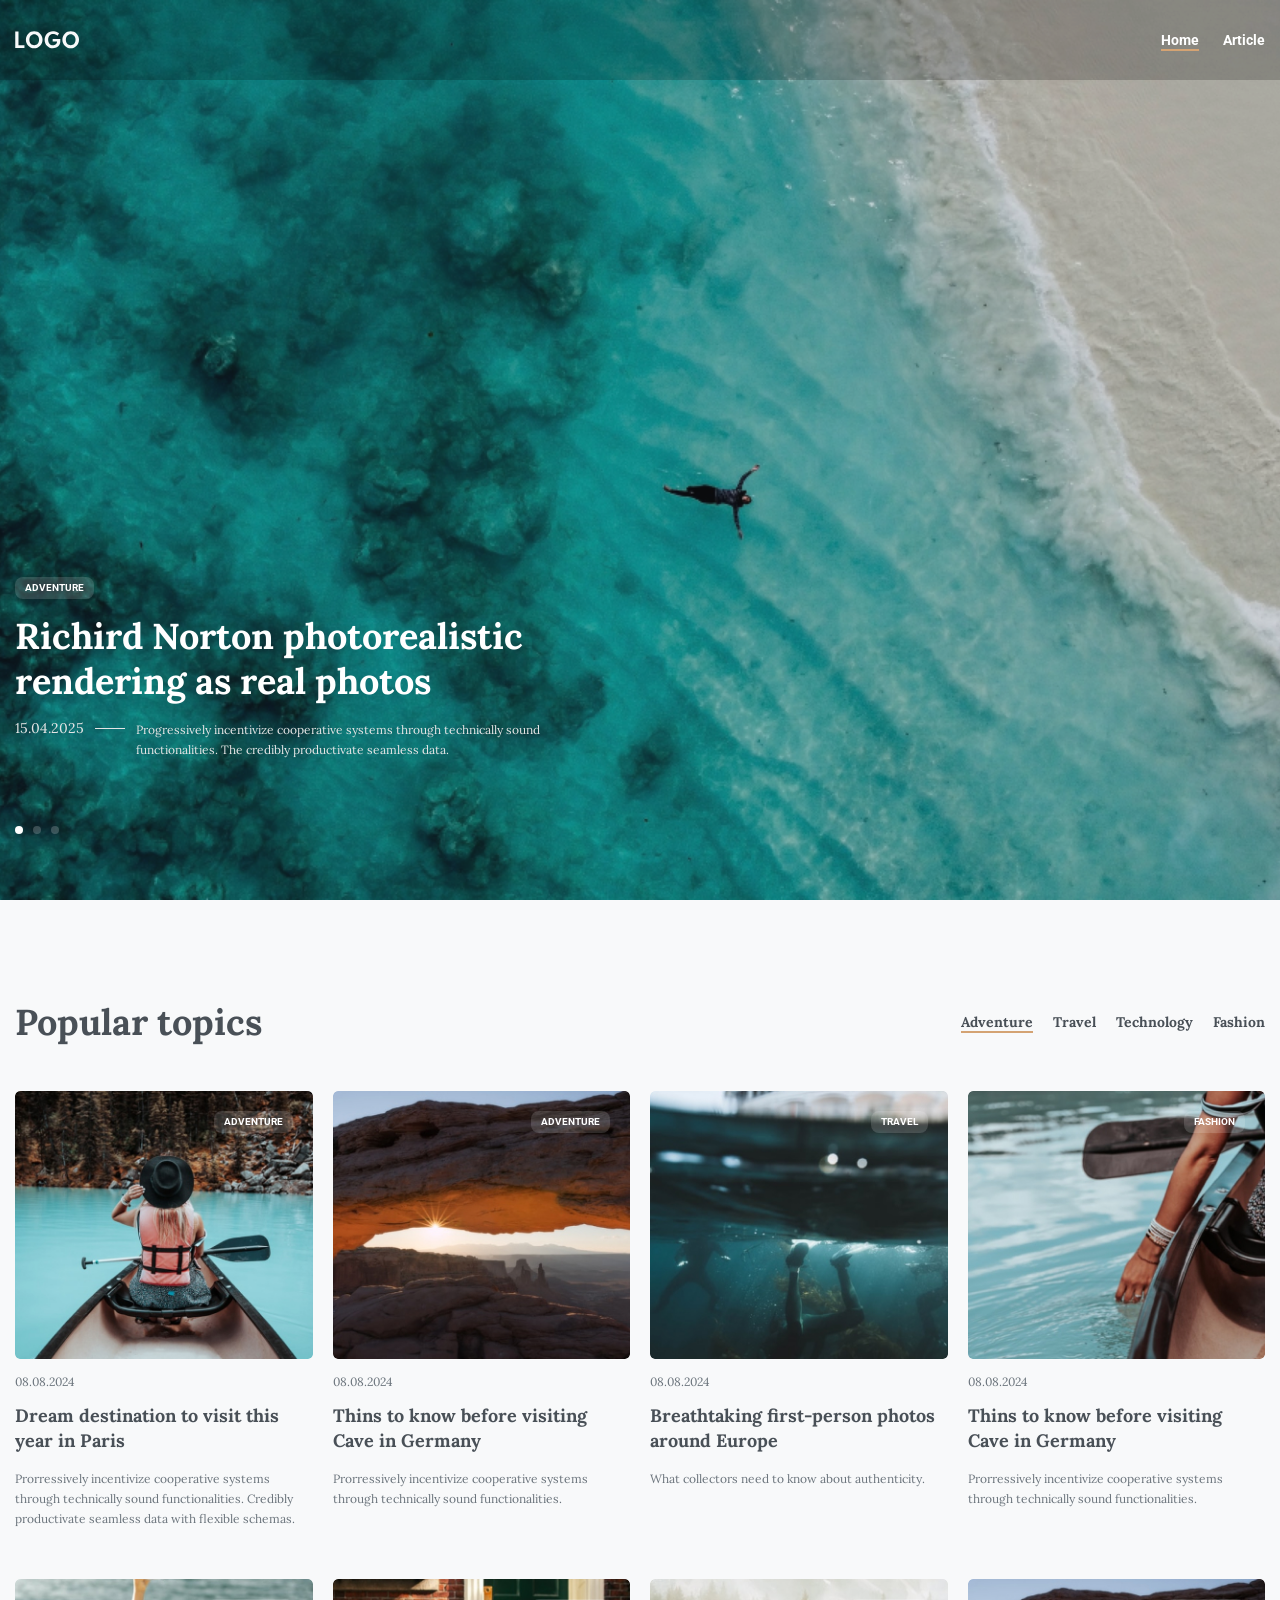
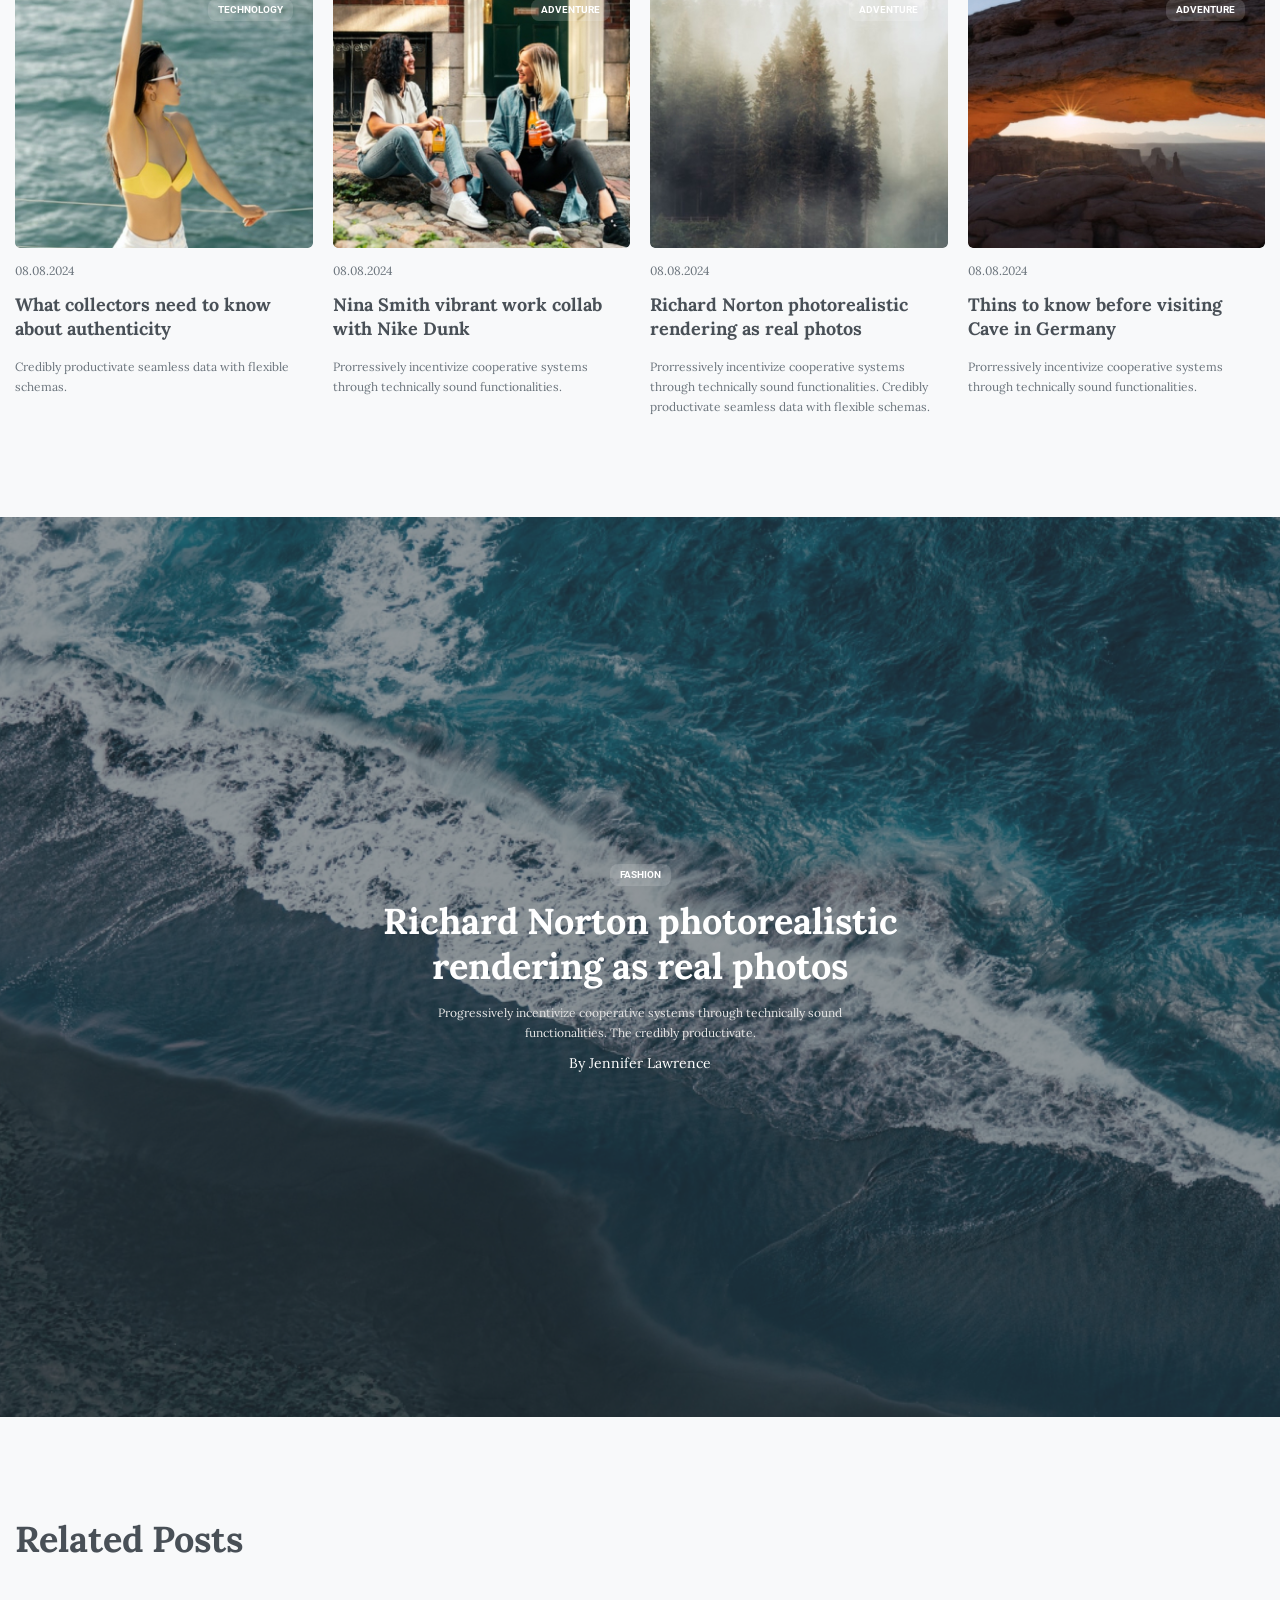
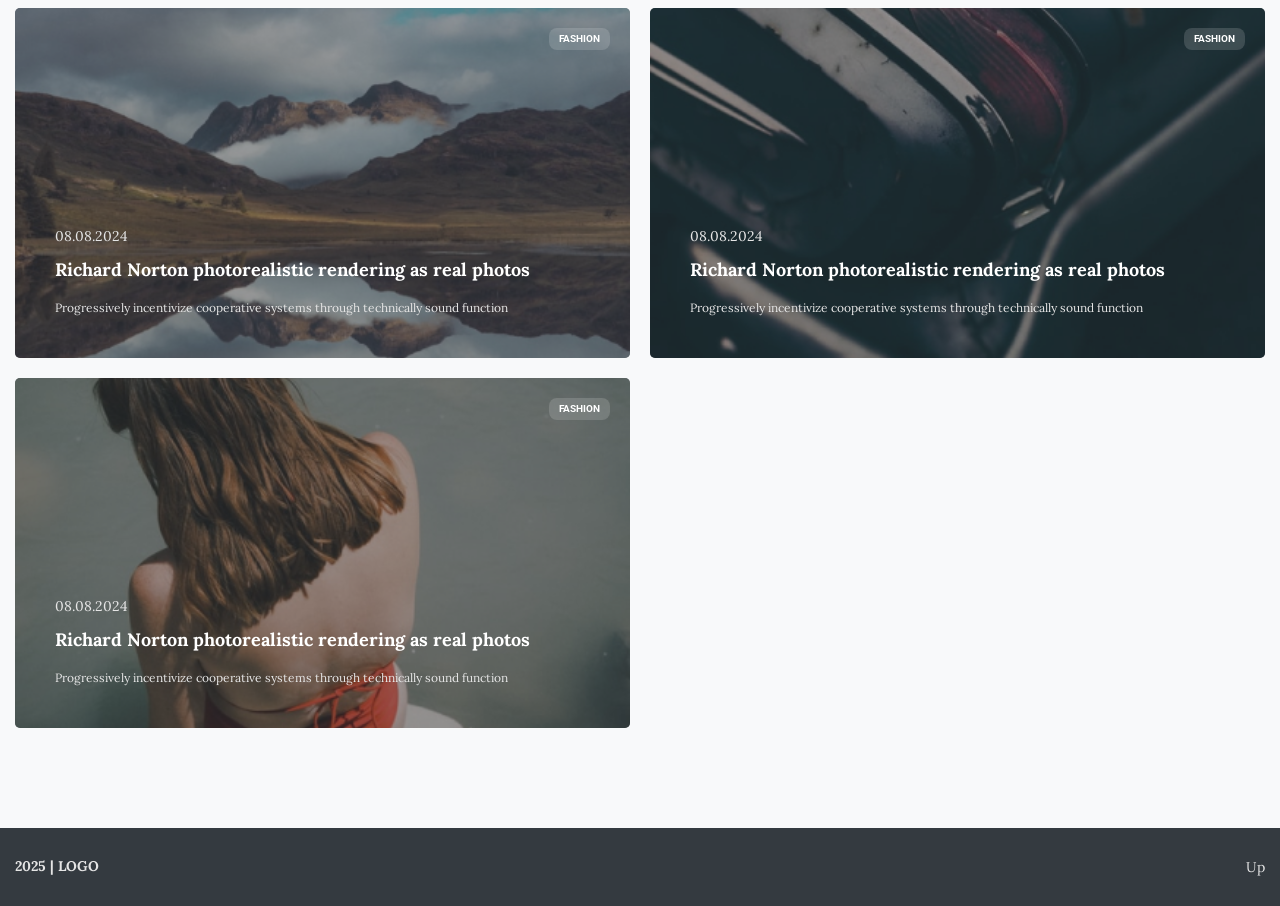
<file: index.html>
<!DOCTYPE html>
<html lang="en">

<head>
    <meta charset="UTF-8">
    <!-- <meta http-equiv="X-UA-Compatible" content="IE=edge"> -->
    <meta name="viewport" content="width=device-width, initial-scale=1.0">
    <link href="https://fonts.googleapis.com/css?family=Lora:regular,700&display=swap" rel="stylesheet" />
    <link href="https://fonts.googleapis.com/css?family=Roboto:700&display=swap" rel="stylesheet" />
    <link rel="stylesheet" href="css/style.css">
    <title>HomePage - Minimal Blog Template Helvetika</title>
</head>

<body>
    <div class="wrapper">
        <header class="header">
            <div class="header__container">
                <div class="header__logo">
                    <img src="img/logo.svg" alt="Logo">
                </div>
                <nav class="header__menu menu">
                    <ul class="menu__list">
                        <li class="menu__item">
                            <a href="index.html" class="menu__link active">Home</a>
                        </li>
                        <li class="menu__item">
                            <a href="article.html" class="menu__link">Article</a>
                        </li>
                    </ul>
                </nav>
            </div>
        </header>
        <main class="home">
            <div class="home__sections">
                <div class="home__main-slider main-slider swiper ">
                    <div class="main-slider__wrapper swiper-wrapper ">
                        <div class="main-slider__slide swiper-slide ">
                            <img class="main-slider__bg" src="img/main-slider/01.jpg" alt="Image">
                            <div class="main-slider__container">
                                <a href="#" class="main-slider__category category">ADVENTURE</a>
                                <div class="main-slider__title title">Richird Norton photorealistic rendering as real
                                    photos</div>
                                <div class="main-slider__body">
                                    <div class="main-slider__date">15.04.2025</div>
                                    <div class="main-slider__text text">
                                        <p>Progressively incentivize cooperative systems
                                            through technically sound functionalities. The credibly productivate
                                            seamless data.</p>
                                    </div>
                                </div>
                            </div>
                        </div>
                        <div class="main-slider__slide swiper-slide">
                            <img class="main-slider__bg" src="img/main-slider/02.jpg" alt="Image">
                            <div class="main-slider__container">
                                <a href="#" class="main-slider__category category">ADVENTURE</a>
                                <div class="main-slider__title title">Lorem ipsum dolor sit amet, consectetur
                                    adipisicing elit. Nulla, similique.</div>
                                <div class="main-slider__body">
                                    <div class="main-slider__date">31.05.2025</div>
                                    <div class="main-slider__text text">
                                        <p>Progressively incentivize cooperative systems
                                            through technically sound functionalities. The credibly productivate
                                            seamless data.</p>
                                    </div>
                                </div>
                            </div>
                        </div>
                        <div class="main-slider__slide swiper-slide">
                            <img class="main-slider__bg" src="img/main-slider/03.jpg" alt="Image">
                            <div class="main-slider__container">
                                <a href="#" class="main-slider__category category">ADVENTURE</a>
                                <div class="main-slider__title title">Lorem ipsum dolor sit, amet consectetur
                                    adipisicing elit. Delectus vero iste possimus iure ab deserunt illo.</div>
                                <div class="main-slider__body">
                                    <div class="main-slider__date">11.06.2025</div>
                                    <div class="main-slider__text text">
                                        <p>Progressively incentivize cooperative systems
                                            through technically sound functionalities. The credibly productivate
                                            seamless data.</p>
                                    </div>
                                </div>
                            </div>
                        </div>
                    </div>
                    <div class="main-slider__bullets bullets">
                        <div class="bullets__container">
                            <div class="bullets__items"></div>
                        </div>
                    </div>
                </div>


                <section class="home__popular popular">
                    <div class="popular__container">
                        <div data-item class="popular__header">
                            <h2 class="popular__title title title_dark">Popular topics</h2>
                            <nav class="popular__nav nav-popular">
                                <button type="button" class="nav-popular__item active">Adventure</button>
                                <button type="button" class="nav-popular__item ">Travel</button>
                                <button type="button" class="nav-popular__item ">Technology</button>
                                <button type="button" class="nav-popular__item ">Fashion</button>
                            </nav>
                        </div>
                        <div class="popular__content">
                            <div class="popular__tab active">
                                <div class="popular__items">
                                    <article data-item class="popular__item item-popular">
                                        <a href="" class="item-popular__category category">ADVENTURE</a>
                                        <a href="#" class="item-popular__image">
                                            <img src="img/popular/01.jpg" alt="Image">
                                        </a>
                                        <div class="item-popular__date">08.08.2024</div>
                                        <h4 class="item-popular__title">
                                            <a href="" class="item-popular__link-title">
                                                Dream destination to visit this year in Paris
                                            </a>
                                        </h4>
                                        <div class="item-popular__text text">
                                            <p>Prorressively incentivize cooperative systems through technically sound
                                                functionalities. Credibly productivate seamless data with flexible
                                                schemas.</p>
                                        </div>
                                    </article>
                                    <article data-item class="popular__item item-popular">
                                        <a href="" class="item-popular__category category">ADVENTURE</a>
                                        <a href="#" class="item-popular__image">
                                            <img src="img/popular/05.jpg" alt="Image">
                                        </a>
                                        <div class="item-popular__date">08.08.2024</div>
                                        <h4 class="item-popular__title">
                                            <a href="" class="item-popular__link-title">
                                                Thins to know before visiting Cave in Germany
                                            </a>
                                        </h4>
                                        <div class="item-popular__text text">
                                            <p>Prorressively incentivize cooperative systems through technically sound
                                                functionalities. </p>
                                        </div>
                                    </article>
                                    <article data-item class="popular__item item-popular">
                                        <a href="" class="item-popular__category category">TRAVEL</a>
                                        <a href="#" class="item-popular__image">
                                            <img src="img/popular/02.jpg" alt="Image">
                                        </a>
                                        <div class="item-popular__date">08.08.2024</div>
                                        <h4 class="item-popular__title">
                                            <a href="" class="item-popular__link-title">
                                                Breathtaking first-person photos around Europe
                                            </a>
                                        </h4>
                                        <div class="item-popular__text text">
                                            <p>What collectors need to know about authenticity.</p>
                                        </div>
                                    </article>
                                    <article data-item class="popular__item item-popular">
                                        <a href="" class="item-popular__category category">FASHION</a>
                                        <a href="#" class="item-popular__image">
                                            <img src="img/popular/03.jpg" alt="Image">
                                        </a>
                                        <div class="item-popular__date">08.08.2024</div>
                                        <h4 class="item-popular__title">
                                            <a href="" class="item-popular__link-title">
                                                Thins to know before visiting Cave in Germany
                                            </a>
                                        </h4>
                                        <div class="item-popular__text text">
                                            <p>Prorressively incentivize cooperative systems through technically sound
                                                functionalities. </p>
                                        </div>
                                    </article>
                                    <article data-item class="popular__item item-popular">
                                        <a href="" class="item-popular__category category">TECHNOLOGY</a>
                                        <a href="#" class="item-popular__image">
                                            <img src="img/popular/04.jpg" alt="Image">
                                        </a>
                                        <div class="item-popular__date">08.08.2024</div>
                                        <h4 class="item-popular__title">
                                            <a href="" class="item-popular__link-title">
                                                What collectors need to know about authenticity
                                            </a>
                                        </h4>
                                        <div class="item-popular__text text">
                                            <p> Credibly productivate seamless data with flexible schemas.</p>
                                        </div>
                                    </article>
                                    <article data-item class="popular__item item-popular">
                                        <a href="" class="item-popular__category category">ADVENTURE</a>
                                        <a href="#" class="item-popular__image">
                                            <img src="img/popular/06.jpg" alt="Image">
                                        </a>
                                        <div class="item-popular__date">08.08.2024</div>
                                        <h4 class="item-popular__title">
                                            <a href="" class="item-popular__link-title">
                                                Nina Smith vibrant work collab with Nike Dunk
                                            </a>
                                        </h4>
                                        <div class="item-popular__text text">
                                            <p>Prorressively incentivize cooperative systems through technically sound
                                                functionalities. </p>
                                        </div>
                                    </article>
                                    <article data-item class="popular__item item-popular">
                                        <a href="" class="item-popular__category category">ADVENTURE</a>
                                        <a href="#" class="item-popular__image">
                                            <img src="img/popular/07.jpg" alt="Image">
                                        </a>
                                        <div class="item-popular__date">08.08.2024</div>
                                        <h4 class="item-popular__title">
                                            <a href="" class="item-popular__link-title">
                                                Richard Norton photorealistic rendering as real photos
                                            </a>
                                        </h4>
                                        <div class="item-popular__text text">
                                            <p>Prorressively incentivize cooperative systems through technically sound
                                                functionalities. Credibly productivate seamless data with flexible
                                                schemas.</p>
                                        </div>
                                    </article>
                                    <article data-item class="popular__item item-popular">
                                        <a href="" class="item-popular__category category">ADVENTURE</a>
                                        <a href="#" class="item-popular__image">
                                            <img src="img/popular/05.jpg" alt="Image">
                                        </a>
                                        <div class="item-popular__date">08.08.2024</div>
                                        <h4 class="item-popular__title">
                                            <a href="" class="item-popular__link-title">
                                                Thins to know before visiting Cave in Germany
                                            </a>
                                        </h4>
                                        <div class="item-popular__text text">
                                            <p>Prorressively incentivize cooperative systems through technically sound
                                                functionalities. </p>
                                        </div>
                                    </article>
                                </div>
                            </div>
                            <div class="popular__tab">
                                <div class="popular__items">
                                    <article class="popular__item item-popular">
                                        <a href="" class="item-popular__category category">TRAVEL</a>
                                        <a href="#" class="item-popular__image">
                                            <img src="img/popular/08.jpg" alt="Image">
                                        </a>
                                        <div class="item-popular__date">08.08.2024</div>
                                        <h4 class="item-popular__title">
                                            <a href="" class="item-popular__link-title">
                                                Dream destination to visit this year in Paris
                                            </a>
                                        </h4>
                                        <div class="item-popular__text text">
                                            <p>Prorressively incentivize cooperative systems through technically sound
                                                functionalities. Credibly productivate seamless data with flexible
                                                schemas.</p>
                                        </div>
                                    </article>

                                </div>
                            </div>
                            <div class="popular__tab">
                                <div class="popular__items">
                                    <article data-item class="popular__item item-popular">
                                        <a href="" class="item-popular__category category">TECHNOLOGY</a>
                                        <a href="#" class="item-popular__image">
                                            <img src="img/popular/08.jpg" alt="Image">
                                        </a>
                                        <div class="item-popular__date">08.08.2024</div>
                                        <h4 class="item-popular__title">
                                            <a href="" class="item-popular__link-title">
                                                Dream destination to visit this year in Paris
                                            </a>
                                        </h4>
                                        <div class="item-popular__text text">
                                            <p>Prorressively incentivize cooperative systems through technically sound
                                                functionalities. Credibly productivate seamless data with flexible
                                                schemas.</p>
                                        </div>
                                    </article>
                                    <article data-item class="popular__item item-popular">
                                        <a href="" class="item-popular__category category">TECHNOLOGY</a>
                                        <a href="#" class="item-popular__image">
                                            <img src="img/popular/08.jpg" alt="Image">
                                        </a>
                                        <div class="item-popular__date">08.08.2024</div>
                                        <h4 class="item-popular__title">
                                            <a href="" class="item-popular__link-title">
                                                Dream destination to visit this year in Paris
                                            </a>
                                        </h4>
                                        <div class="item-popular__text text">
                                            <p>Prorressively incentivize cooperative systems through technically sound
                                                functionalities. Credibly productivate seamless data with flexible
                                                schemas.</p>
                                        </div>
                                    </article>



                                </div>
                            </div>
                            <div class="popular__tab">
                                <div class="popular__items">
                                    <article data-item class="popular__item item-popular">
                                        <a href="" class="item-popular__category category">FASHION</a>
                                        <a href="#" class="item-popular__image">
                                            <img src="img/popular/08.jpg" alt="Image">
                                        </a>
                                        <div class="item-popular__date">08.08.2024</div>
                                        <h4 class="item-popular__title">
                                            <a href="" class="item-popular__link-title">
                                                Dream destination to visit this year in Paris
                                            </a>
                                        </h4>
                                        <div class="item-popular__text text">
                                            <p>Prorressively incentivize cooperative systems through technically sound
                                                functionalities. Credibly productivate seamless data with flexible
                                                schemas.</p>
                                        </div>
                                    </article>
                                    <article data-item class="popular__item item-popular">
                                        <a href="" class="item-popular__category category">FASHION</a>
                                        <a href="#" class="item-popular__image">
                                            <img src="img/popular/07.jpg" alt="Image">
                                        </a>
                                        <div class="item-popular__date">08.08.2024</div>
                                        <h4 class="item-popular__title">
                                            <a href="" class="item-popular__link-title">
                                                Dream destination to visit this year in Paris
                                            </a>
                                        </h4>
                                        <div class="item-popular__text text">
                                            <p>Prorressively incentivize cooperative systems through technically sound
                                                functionalities. Credibly productivate seamless data with flexible
                                                schemas.</p>
                                        </div>
                                    </article>
                                    <article data-item class="popular__item item-popular">
                                        <a href="" class="item-popular__category category">FASHION</a>
                                        <a href="#" class="item-popular__image">
                                            <img src="img/popular/07.jpg" alt="Image">
                                        </a>
                                        <div class="item-popular__date">08.08.2024</div>
                                        <h4 class="item-popular__title">
                                            <a href="" class="item-popular__link-title">
                                                Dream destination to visit this year in Paris
                                            </a>
                                        </h4>
                                        <div class="item-popular__text text">
                                            <p>Prorressively incentivize cooperative systems through technically sound
                                                functionalities. Credibly productivate seamless data with flexible
                                                schemas.</p>
                                        </div>
                                    </article>
                                </div>
                            </div>

                        </div>
                    </div>
                </section>
                <section class="home__big-post big-post">
                    <div class="big-post__container">
                        <a data-item href="#" class="big-post__category category">FASHION</a>
                        <h2 data-item class="big-post__title title">
                            <a href="#" class="big-post__link-title">Richard Norton photorealistic rendering as real
                                photos</a>
                        </h2>
                        <div data-item class="big-post__text text">
                            <p>Progressively incentivize cooperative systems through technically sound functionalities.
                                The credibly productivate.</p>
                        </div>
                        <a data-item href="#" class="big-post__author">By Jennifer Lawrence</a>
                    </div>
                    <div class="big-post__bg">
                        <img src="img/big-post/image.jpg" alt="Image">
                    </div>
                </section>
            </div>
            <section class="home__related related">
                <div class="related__container">
                    <h2 data-item class="related__title title title_dark">Related Posts</h2>
                    <div class="related__items">
                        <article data-item class="related__item item-related">
                            <a href="#" class="item-related__category category">FASHION</a>
                            <a href="#" class="item-related__content">
                                <div class="item-related__date">08.08.2024</div>
                                <h4 class="item-related__title">Richard Norton photorealistic rendering as real photos
                                </h4>
                                <div class="item-related__text text">
                                    <p>Progressively incentivize cooperative systems through technically sound function
                                    </p>
                                </div>
                            </a>
                            <div class="item-related__image">
                                <img src="img/related/01.jpg" alt="Image">
                            </div>
                        </article>
                        <article data-item class="related__item item-related">
                            <a href="#" class="item-related__category category">FASHION</a>
                            <a href="#" class="item-related__content">
                                <div class="item-related__date">08.08.2024</div>
                                <h4 class="item-related__title">Richard Norton photorealistic rendering as real photos
                                </h4>
                                <div class="item-related__text text">
                                    <p>Progressively incentivize cooperative systems through technically sound function
                                    </p>
                                </div>
                            </a>
                            <div class="item-related__image">
                                <img src="img/related/02.jpg" alt="Image">
                            </div>
                        </article>
                        <article data-item class="related__item item-related">
                            <a href="#" class="item-related__category category">FASHION</a>
                            <a href="#" class="item-related__content">
                                <div class="item-related__date">08.08.2024</div>
                                <h4 class="item-related__title">Richard Norton photorealistic rendering as real photos
                                </h4>
                                <div class="item-related__text text">
                                    <p>Progressively incentivize cooperative systems through technically sound function
                                    </p>
                                </div>
                            </a>
                            <div class="item-related__image">
                                <img src="img/related/03.jpg" alt="Image">
                            </div>
                        </article>
                    </div>
                </div>
            </section>
        </main>
        <footer class="footer">
            <div class="footer__container">
                <div class="footer__text">2025 | LOGO</div>
                <button class="footer__up" type="button">Up</button>
            </div>
        </footer>
    </div>
    <script src="https://cdn.jsdelivr.net/npm/swiper@8/swiper-bundle.min.js"></script>
    <script src="js/script.js"></script>
</body>

</html>
</file>
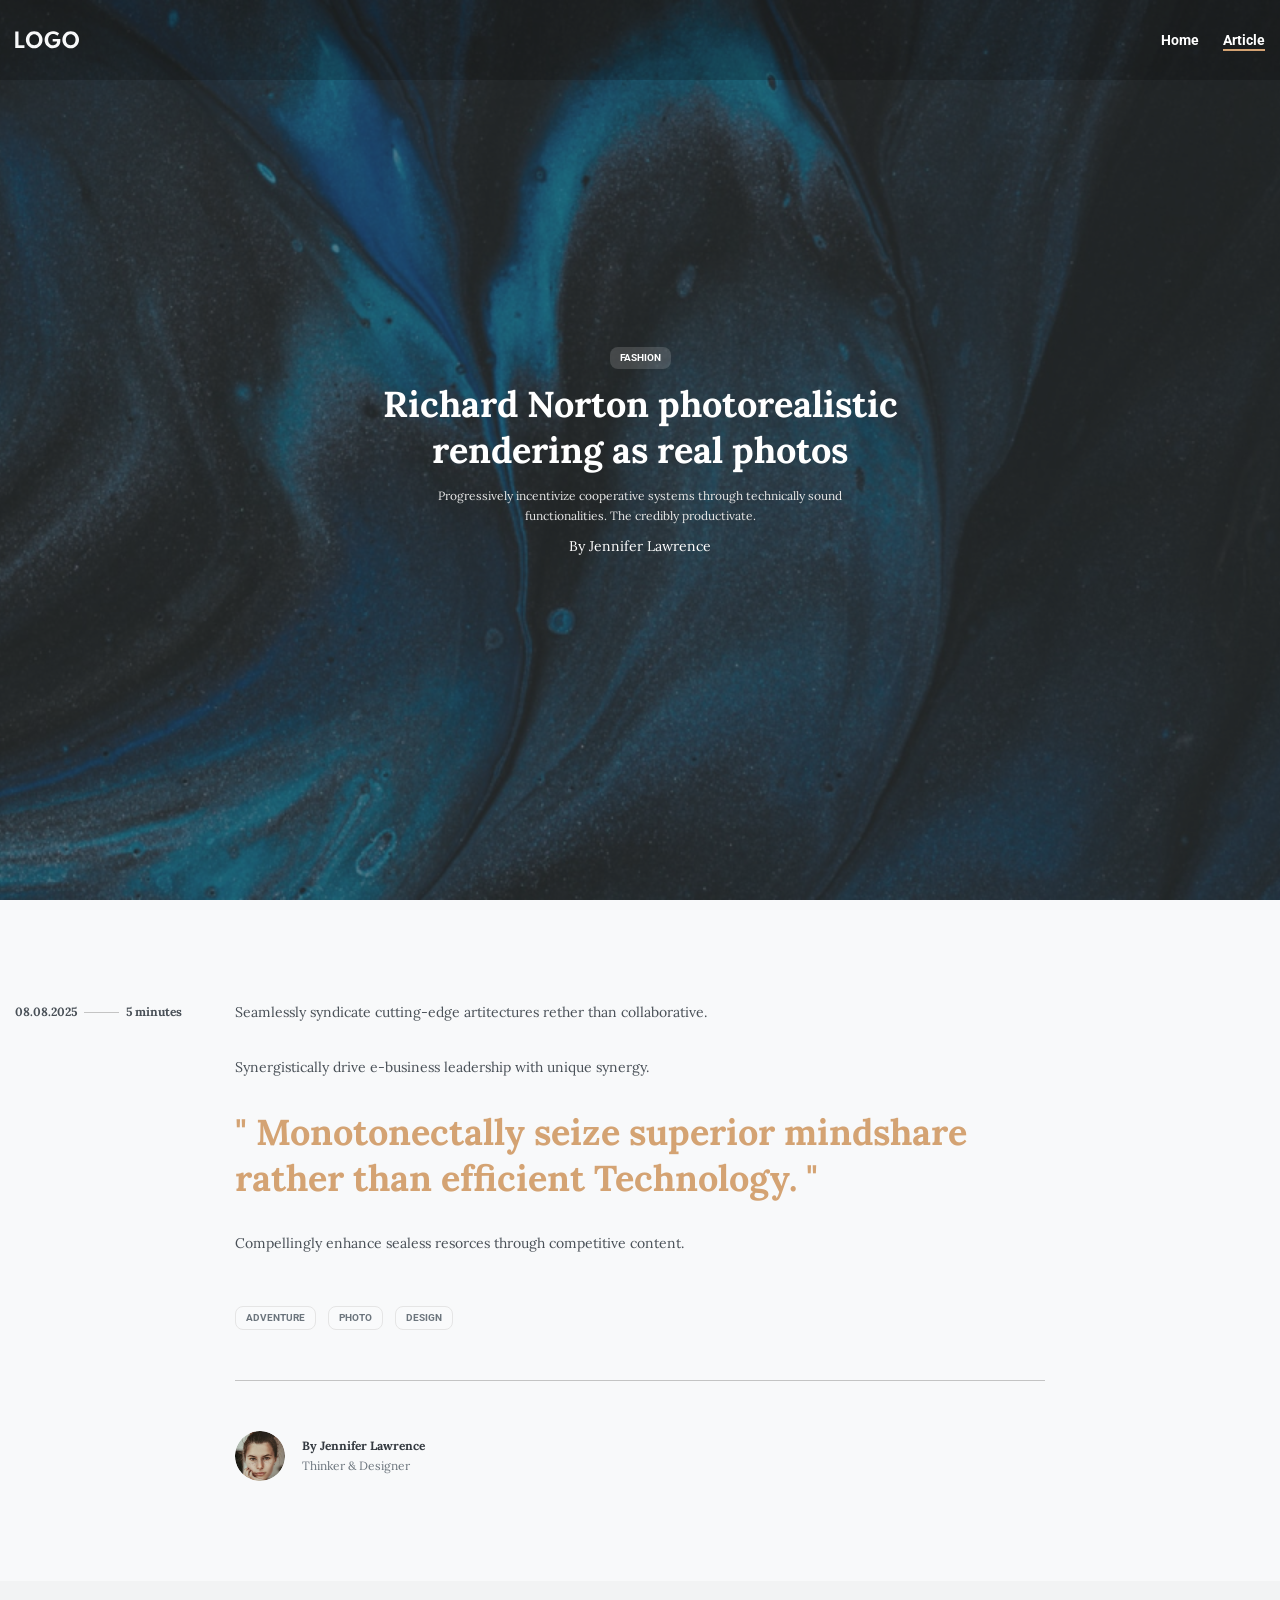
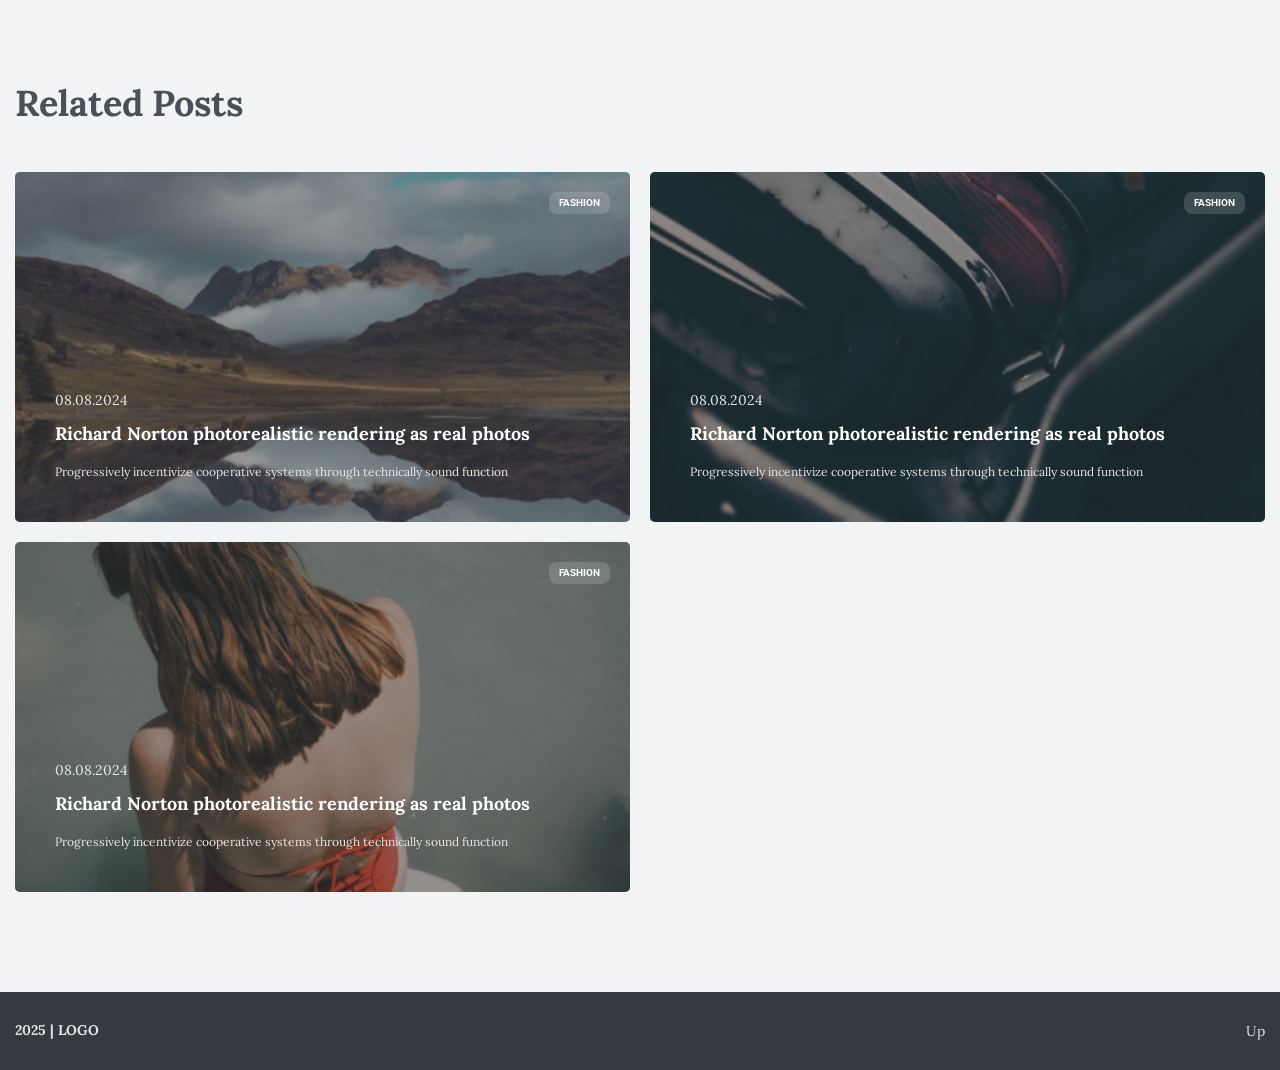
<file: article.html>
<!DOCTYPE html>
<html lang="en">

<head>
    <meta charset="UTF-8">
    <!-- <meta http-equiv="X-UA-Compatible" content="IE=edge"> -->
    <meta name="viewport" content="width=device-width, initial-scale=1.0">
    <link href="https://fonts.googleapis.com/css?family=Lora:regular,700&display=swap" rel="stylesheet" />
    <link href="https://fonts.googleapis.com/css?family=Roboto:700&display=swap" rel="stylesheet" />
    <link rel="stylesheet" href="css/style.css">
    <title>Article Template - Minimal Blog Template Helvetika</title>
</head>

<body>
    <div class="wrapper">
        <header class="header">
            <div class="header__container">
                <div class="header__logo">
                    <img src="img/logo.svg" alt="Logo">
                </div>
                <nav class="header__menu menu">
                    <ul class="menu__list">
                        <li class="menu__item">
                            <a href="index.html" class="menu__link ">Home</a>
                        </li>
                        <li class="menu__item">
                            <a href="article.html" class="menu__link active">Article</a>
                        </li>
                    </ul>
                </nav>
            </div>
        </header>

        <main class="article">
            <section class="article__big-post big-post">
                <div class="big-post__container">
                    <a data-item href="#" class="big-post__category category">FASHION</a>
                    <h2 data-item class="big-post__title title">
                        Richard Norton photorealistic rendering as real
                        photos
                    </h2>
                    <div data-item class="big-post__text text">
                        <p>Progressively incentivize cooperative systems through technically sound functionalities.
                            The credibly productivate.</p>
                    </div>
                    <a data-item href="#" class="big-post__author">By Jennifer Lawrence</a>
                </div>
                <div class="big-post__bg">
                    <img src="img/article/image.jpg" alt="Image">
                </div>
            </section>
            <div class="article__content">
                <div class="article__container">
                    <aside class="article__info">
                        <div class="article_date">08.08.2025</div>
                        <div class="article__time">5 minutes</div>
                    </aside>
                    <div class="article__body">
                        <div class="article__text">
                            <p data-item>Seamlessly syndicate cutting-edge artitectures rether than collaborative.</p>
                            <p data-item>Synergistically drive e-business leadership with unique synergy.</p>
                            <blockquote data-item>" Monotonectally seize superior mindshare rather than efficient
                                Technology. "</blockquote>
                            <p data-item>Compellingly enhance sealess resorces through competitive content.</p>
                        </div>
                        <div data-item class="article__tags">
                            <a href="" class="article__tag category">ADVENTURE</a>
                            <a href="" class="article__tag category">PHOTO</a>
                            <a href="" class="article__tag category">DESIGN</a>
                        </div>
                        <div data-item class="article__author author">
                            <div class="author__avatar">
                                <img src="img/article/avatar.jpg" alt="Image">
                            </div>
                            <div class="author_body">
                                <a href="#" class="author__title">By Jennifer Lawrence</a>
                                <a href="#" class="author__skils">Thinker & Designer</a>
                            </div>

                        </div>
                    </div>
                </div>
            </div>

            <section class="article__related related">
                <div class="related__container">
                    <h2 data-item class="related__title title title_dark">Related Posts</h2>
                    <div class="related__items">
                        <article data-item class="related__item item-related">
                            <a href="#" class="item-related__category category">FASHION</a>
                            <a href="#" class="item-related__content">
                                <div class="item-related__date">08.08.2024</div>
                                <h4 class="item-related__title">Richard Norton photorealistic rendering as real photos
                                </h4>
                                <div class="item-related__text text">
                                    <p>Progressively incentivize cooperative systems through technically sound function
                                    </p>
                                </div>
                            </a>
                            <div class="item-related__image">
                                <img src="img/related/01.jpg" alt="Image">
                            </div>
                        </article>
                        <article data-item class="related__item item-related">
                            <a href="#" class="item-related__category category">FASHION</a>
                            <a href="#" class="item-related__content">
                                <div class="item-related__date">08.08.2024</div>
                                <h4 class="item-related__title">Richard Norton photorealistic rendering as real photos
                                </h4>
                                <div class="item-related__text text">
                                    <p>Progressively incentivize cooperative systems through technically sound function
                                    </p>
                                </div>
                            </a>
                            <div class="item-related__image">
                                <img src="img/related/02.jpg" alt="Image">
                            </div>
                        </article>
                        <article data-item class="related__item item-related">
                            <a href="#" class="item-related__category category">FASHION</a>
                            <a href="#" class="item-related__content">
                                <div class="item-related__date">08.08.2024</div>
                                <h4 class="item-related__title">Richard Norton photorealistic rendering as real photos
                                </h4>
                                <div class="item-related__text text">
                                    <p>Progressively incentivize cooperative systems through technically sound function
                                    </p>
                                </div>
                            </a>
                            <div class="item-related__image">
                                <img src="img/related/03.jpg" alt="Image">
                            </div>
                        </article>
                    </div>
                </div>
            </section>
        </main>
        <footer class="footer">
            <div class="footer__container">
                <div class="footer__text">2025 | LOGO</div>
                <button class="footer__up" type="button">Up</button>
            </div>
        </footer>
    </div>
    <script src="https://cdn.jsdelivr.net/npm/swiper@8/swiper-bundle.min.js"></script>
    <script src="js/script.js"></script>
</body>

</html>
</file>
<file: css/style.css>
/* --RESET STYLES-- */
@import url('reset.css');
/* --COMMON STYLES-- */
@import url('common.css');
/* --HEDER STYLES-- */
@import url('header.css');
/* --FOOTER STYLES-- */
@import url('footer.css');
/* --HomePage STYLES-- */
@import url('homepage.css');
/* --ArticlePage STYLES-- */
@import url('article.css');
</file>
